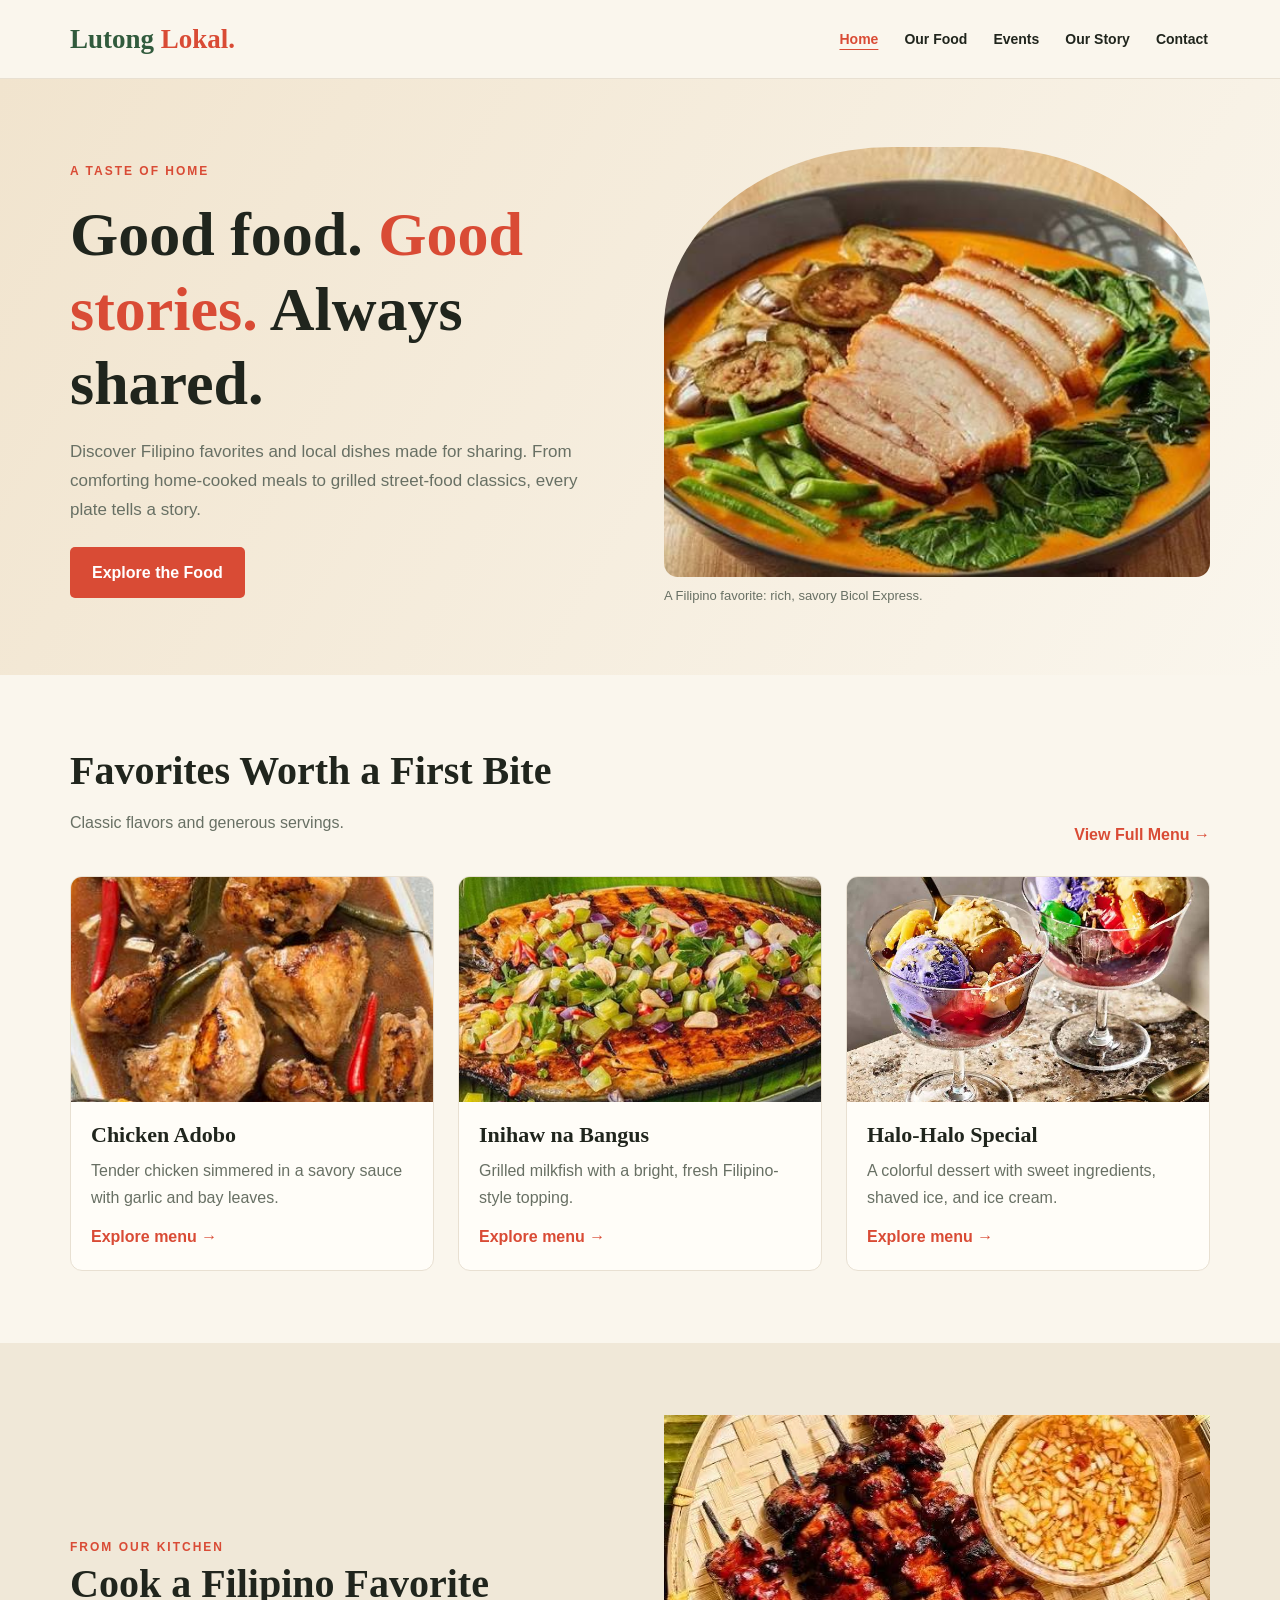
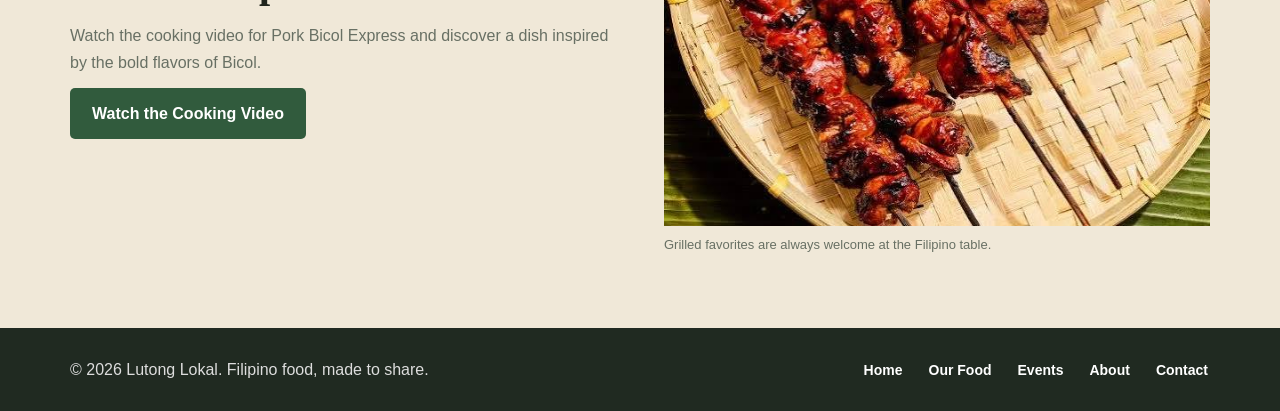
<file: index.html>
<!DOCTYPE html>
<html lang="en">
<head>
  <meta charset="UTF-8">
  <meta name="viewport" content="width=device-width, initial-scale=1.0">
  <meta name="description" content="Lutong Lokal celebrates Filipino food, local flavors, and shared meals.">
  <title>Home | Lutong Lokal</title>
  <link rel="stylesheet" href="style.css">
</head>
<body>
<header><div class="wrap header-inner">
<a class="brand" href="index.html">Lutong <span>Lokal.</span></a>
<nav aria-label="Main navigation"><ul><li><a href="index.html" aria-current="page">Home</a></li><li><a href="menu.html">Our Food</a></li><li><a href="events.html">Events</a></li><li><a href="about.html">Our Story</a></li><li><a href="contact.html">Contact</a></li></ul></nav>
</div></header>
<main>

<section class="hero">
  <div class="wrap hero-grid">
    <div>
      <span class="eyebrow">A Taste of Home</span>
      <h1>Good food. <span style="color:var(--tomato)">Good stories.</span> Always shared.</h1>
      <p>Discover Filipino favorites and local dishes made for sharing. From comforting home-cooked meals to grilled street-food classics, every plate tells a story.</p>
      <a class="btn" href="menu.html">Explore the Food</a>
    </div>
    <figure>
      <img src="images/bicol-express.png" alt="Pork Bicol Express served with vegetables in a rich orange coconut sauce">
      <figcaption>A Filipino favorite: rich, savory Bicol Express.</figcaption>
    </figure>
  </div>
</section>
<section class="section">
  <div class="wrap">
    <div class="section-heading"><div><h2>Favorites Worth a First Bite</h2><p>Classic flavors and generous servings.</p></div><a href="menu.html">View Full Menu →</a></div>
    <div class="cards">
      <article class="card"><img src="images/chicken-adobo.png" alt="Chicken pieces simmered in a brown adobo sauce with bay leaves and chilies"><div class="card-body"><h3>Chicken Adobo</h3><p>Tender chicken simmered in a savory sauce with garlic and bay leaves.</p><a href="menu.html" class="price">Explore menu →</a></div></article>
      <article class="card"><img src="images/inihaw-bangus.png" alt="Grilled milkfish topped with chopped tomatoes, onions, and green vegetables"><div class="card-body"><h3>Inihaw na Bangus</h3><p>Grilled milkfish with a bright, fresh Filipino-style topping.</p><a href="menu.html" class="price">Explore menu →</a></div></article>
      <article class="card"><img src="images/halo-halo.png" alt="Two glasses of halo-halo topped with ube and vanilla ice cream"><div class="card-body"><h3>Halo-Halo Special</h3><p>A colorful dessert with sweet ingredients, shaved ice, and ice cream.</p><a href="menu.html" class="price">Explore menu →</a></div></article>
    </div>
  </div>
</section>
<section class="section band">
  <div class="wrap split">
    <div><span class="eyebrow">From Our Kitchen</span><h2>Cook a Filipino Favorite</h2><p>Watch the cooking video for Pork Bicol Express and discover a dish inspired by the bold flavors of Bicol.</p><a class="btn btn-dark" href="events.html#cooking-video">Watch the Cooking Video</a></div>
    <figure><img src="images/pork-barbecue.png" alt="Grilled Filipino pork barbecue skewers served with a dipping sauce"><figcaption>Grilled favorites are always welcome at the Filipino table.</figcaption></figure>
  </div>
</section>

</main>
<footer><div class="wrap footer-inner">
<p>© 2026 Lutong Lokal. Filipino food, made to share.</p>
<ul class="footer-links"><li><a href="index.html">Home</a></li><li><a href="menu.html">Our Food</a></li><li><a href="events.html">Events</a></li><li><a href="about.html">About</a></li><li><a href="contact.html">Contact</a></li></ul>
</div></footer>
</body>
</html>
</file>
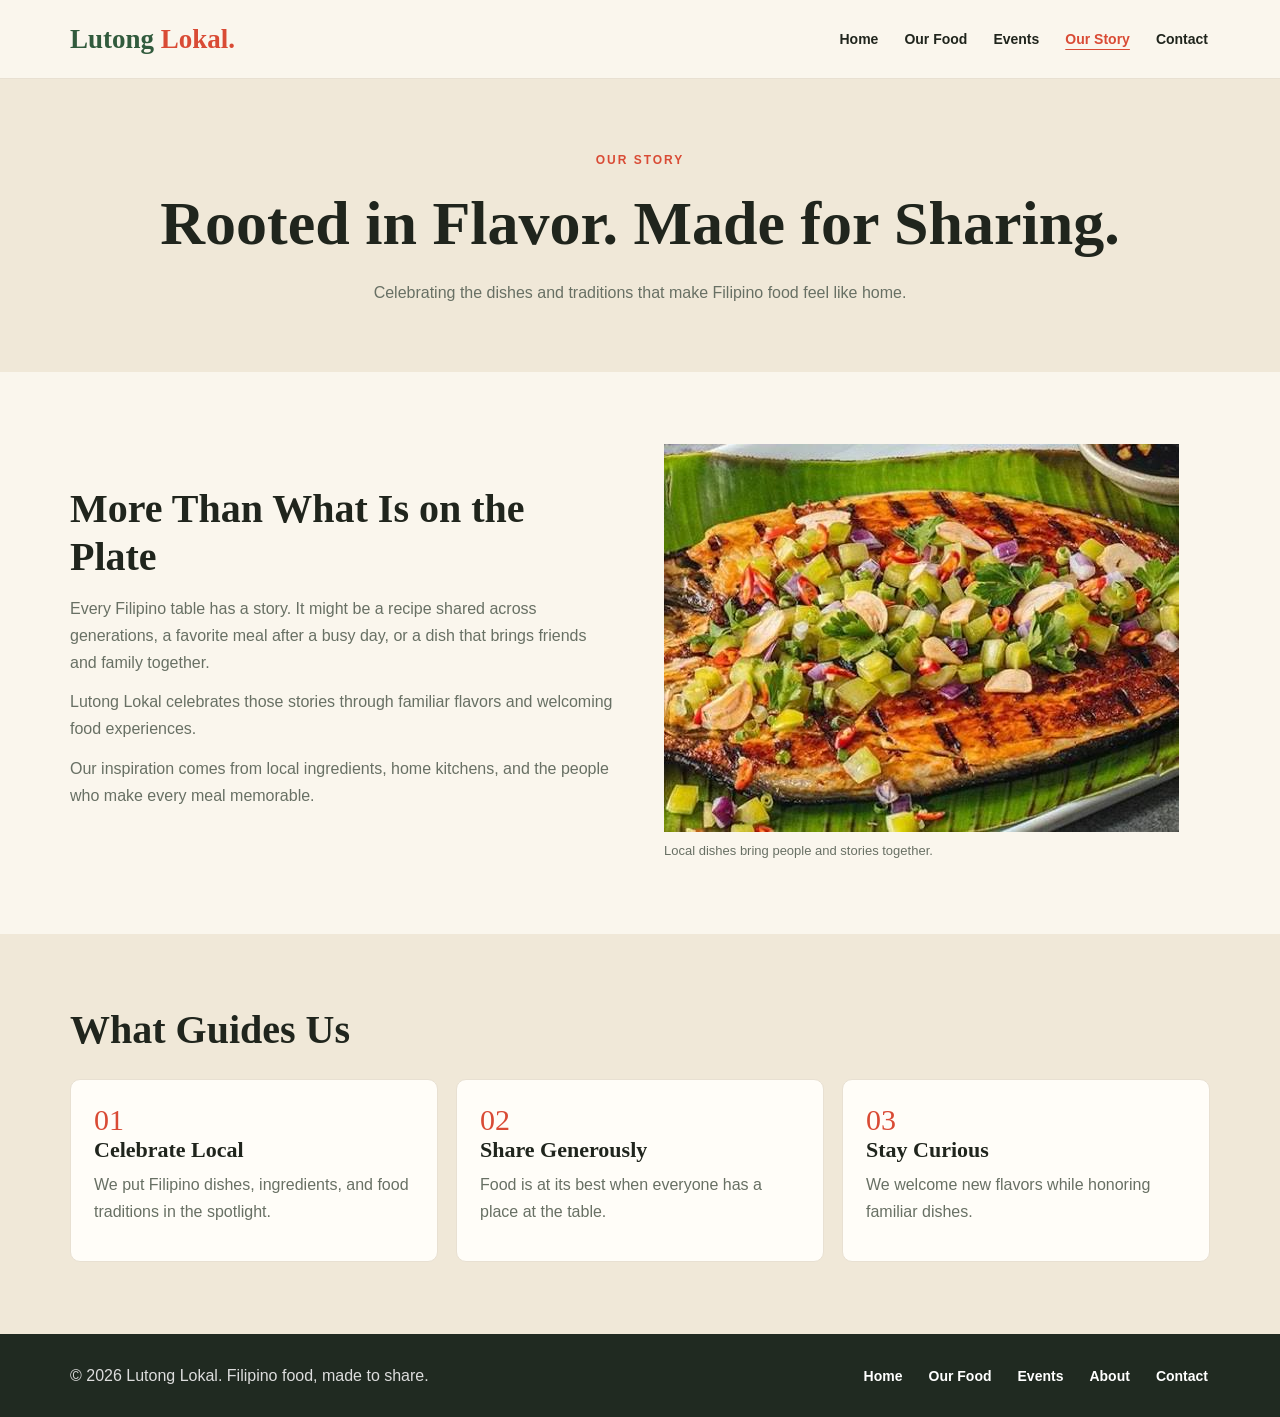
<file: about.html>
<!DOCTYPE html>
<html lang="en">
<head>
  <meta charset="UTF-8">
  <meta name="viewport" content="width=device-width, initial-scale=1.0">
  <meta name="description" content="Lutong Lokal celebrates Filipino food, local flavors, and shared meals.">
  <title>Our Story | Lutong Lokal</title>
  <link rel="stylesheet" href="style.css">
</head>
<body>
<header><div class="wrap header-inner">
<a class="brand" href="index.html">Lutong <span>Lokal.</span></a>
<nav aria-label="Main navigation"><ul><li><a href="index.html">Home</a></li><li><a href="menu.html">Our Food</a></li><li><a href="events.html">Events</a></li><li><a href="about.html" aria-current="page">Our Story</a></li><li><a href="contact.html">Contact</a></li></ul></nav>
</div></header>
<main>

<section class="page-title"><div class="wrap"><span class="eyebrow">Our Story</span><h1>Rooted in Flavor. Made for Sharing.</h1><p>Celebrating the dishes and traditions that make Filipino food feel like home.</p></div></section>
<section class="section"><div class="wrap split">
<div><h2>More Than What Is on the Plate</h2><p>Every Filipino table has a story. It might be a recipe shared across generations, a favorite meal after a busy day, or a dish that brings friends and family together.</p><p>Lutong Lokal celebrates those stories through familiar flavors and welcoming food experiences.</p><p>Our inspiration comes from local ingredients, home kitchens, and the people who make every meal memorable.</p></div>
<figure><img src="images/inihaw-bangus.png" alt="Filipino grilled milkfish on a banana leaf with fresh chopped vegetables"><figcaption>Local dishes bring people and stories together.</figcaption></figure>
</div></section>
<section class="section band"><div class="wrap"><h2>What Guides Us</h2><div class="values">
<article class="value"><div class="number">01</div><h3>Celebrate Local</h3><p>We put Filipino dishes, ingredients, and food traditions in the spotlight.</p></article>
<article class="value"><div class="number">02</div><h3>Share Generously</h3><p>Food is at its best when everyone has a place at the table.</p></article>
<article class="value"><div class="number">03</div><h3>Stay Curious</h3><p>We welcome new flavors while honoring familiar dishes.</p></article>
</div></div></section>

</main>
<footer><div class="wrap footer-inner">
<p>© 2026 Lutong Lokal. Filipino food, made to share.</p>
<ul class="footer-links"><li><a href="index.html">Home</a></li><li><a href="menu.html">Our Food</a></li><li><a href="events.html">Events</a></li><li><a href="about.html">About</a></li><li><a href="contact.html">Contact</a></li></ul>
</div></footer>
</body>
</html>
</file>
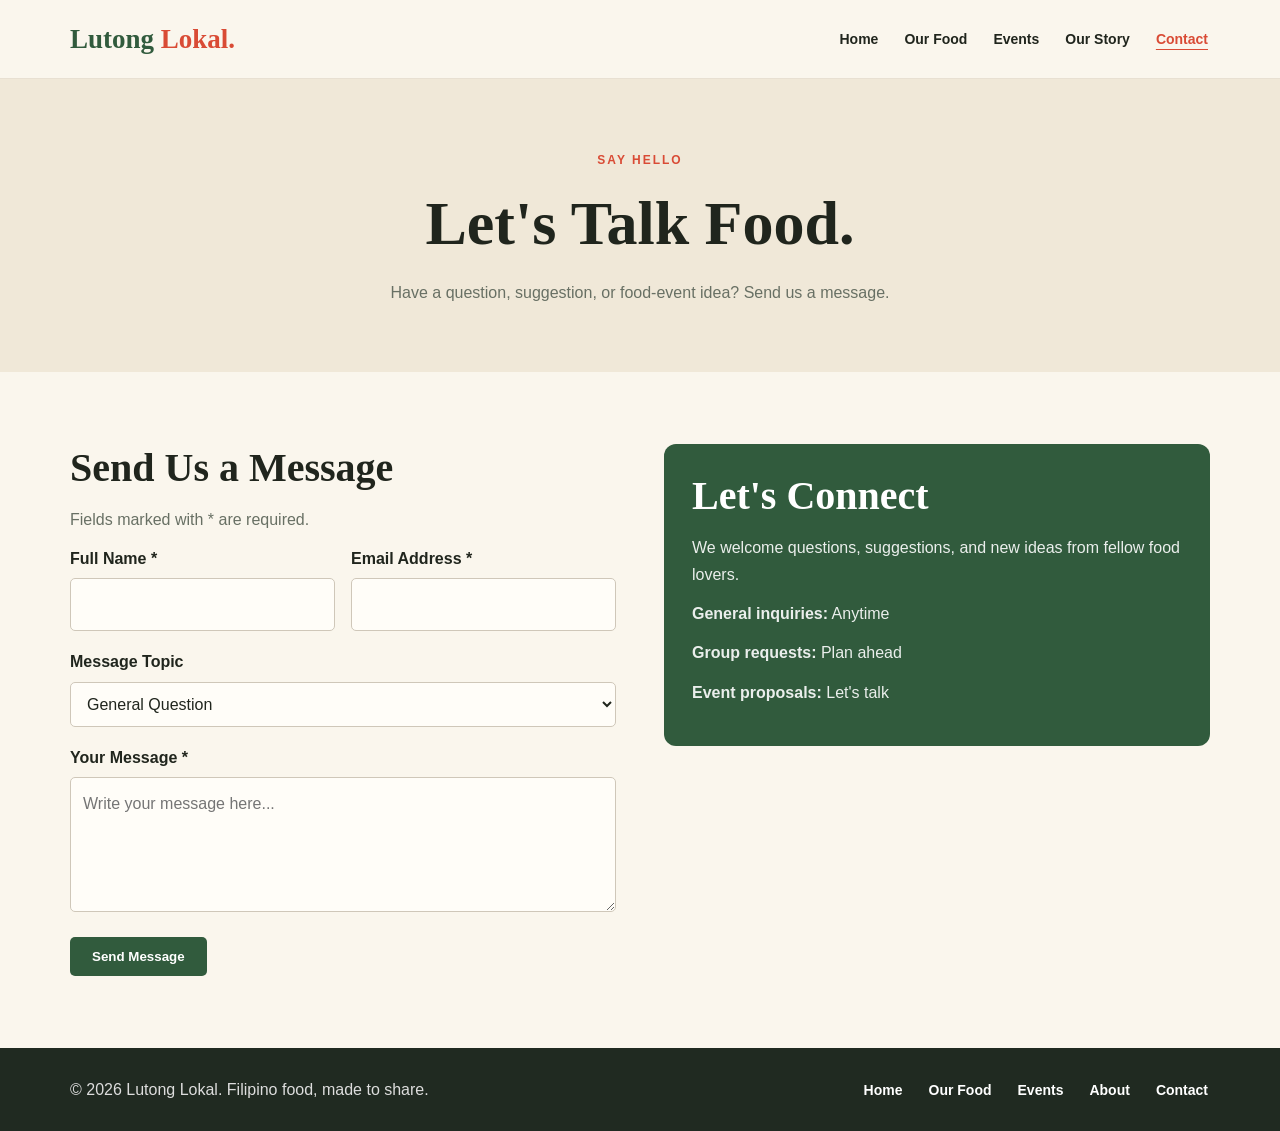
<file: contact.html>
<!DOCTYPE html>
<html lang="en">
<head>
  <meta charset="UTF-8">
  <meta name="viewport" content="width=device-width, initial-scale=1.0">
  <meta name="description" content="Lutong Lokal celebrates Filipino food, local flavors, and shared meals.">
  <title>Contact | Lutong Lokal</title>
  <link rel="stylesheet" href="style.css">
</head>
<body>
<header><div class="wrap header-inner">
<a class="brand" href="index.html">Lutong <span>Lokal.</span></a>
<nav aria-label="Main navigation"><ul><li><a href="index.html">Home</a></li><li><a href="menu.html">Our Food</a></li><li><a href="events.html">Events</a></li><li><a href="about.html">Our Story</a></li><li><a href="contact.html" aria-current="page">Contact</a></li></ul></nav>
</div></header>
<main>

<section class="page-title"><div class="wrap"><span class="eyebrow">Say Hello</span><h1>Let's Talk Food.</h1><p>Have a question, suggestion, or food-event idea? Send us a message.</p></div></section>
<section class="section"><div class="wrap contact-layout">
<article><h2>Send Us a Message</h2><p>Fields marked with * are required.</p>
<form action="https://formsubmit.co/gianpaulomanlapaz6@gmail.com" method="POST">
<input type="hidden" name="_subject" value="New Lutong Lokal Message">
<input type="hidden" name="_template" value="table">
<div class="form-row">
<div class="field"><label for="name">Full Name *</label><input type="text" id="name" name="name" autocomplete="name" required></div>
<div class="field"><label for="email">Email Address *</label><input type="email" id="email" name="email" autocomplete="email" required></div>
</div>
<div class="field"><label for="topic">Message Topic</label><select id="topic" name="topic"><option value="general">General Question</option><option value="group-order">Group Meal Inquiry</option><option value="food-event">Food Event Idea</option><option value="dietary">Dietary Needs</option><option value="feedback">Feedback</option></select></div>
<div class="field"><label for="message">Your Message *</label><textarea id="message" name="message" required placeholder="Write your message here..."></textarea></div>
<button class="btn btn-dark" type="submit">Send Message</button>
</form></article>
<aside class="contact-aside"><h2>Let's Connect</h2><p>We welcome questions, suggestions, and new ideas from fellow food lovers.</p><p><strong>General inquiries:</strong> Anytime</p><p><strong>Group requests:</strong> Plan ahead</p><p><strong>Event proposals:</strong> Let's talk</p></aside>
</div></section>

</main>
<footer><div class="wrap footer-inner">
<p>© 2026 Lutong Lokal. Filipino food, made to share.</p>
<ul class="footer-links"><li><a href="index.html">Home</a></li><li><a href="menu.html">Our Food</a></li><li><a href="events.html">Events</a></li><li><a href="about.html">About</a></li><li><a href="contact.html">Contact</a></li></ul>
</div></footer>
</body>
</html>
</file>
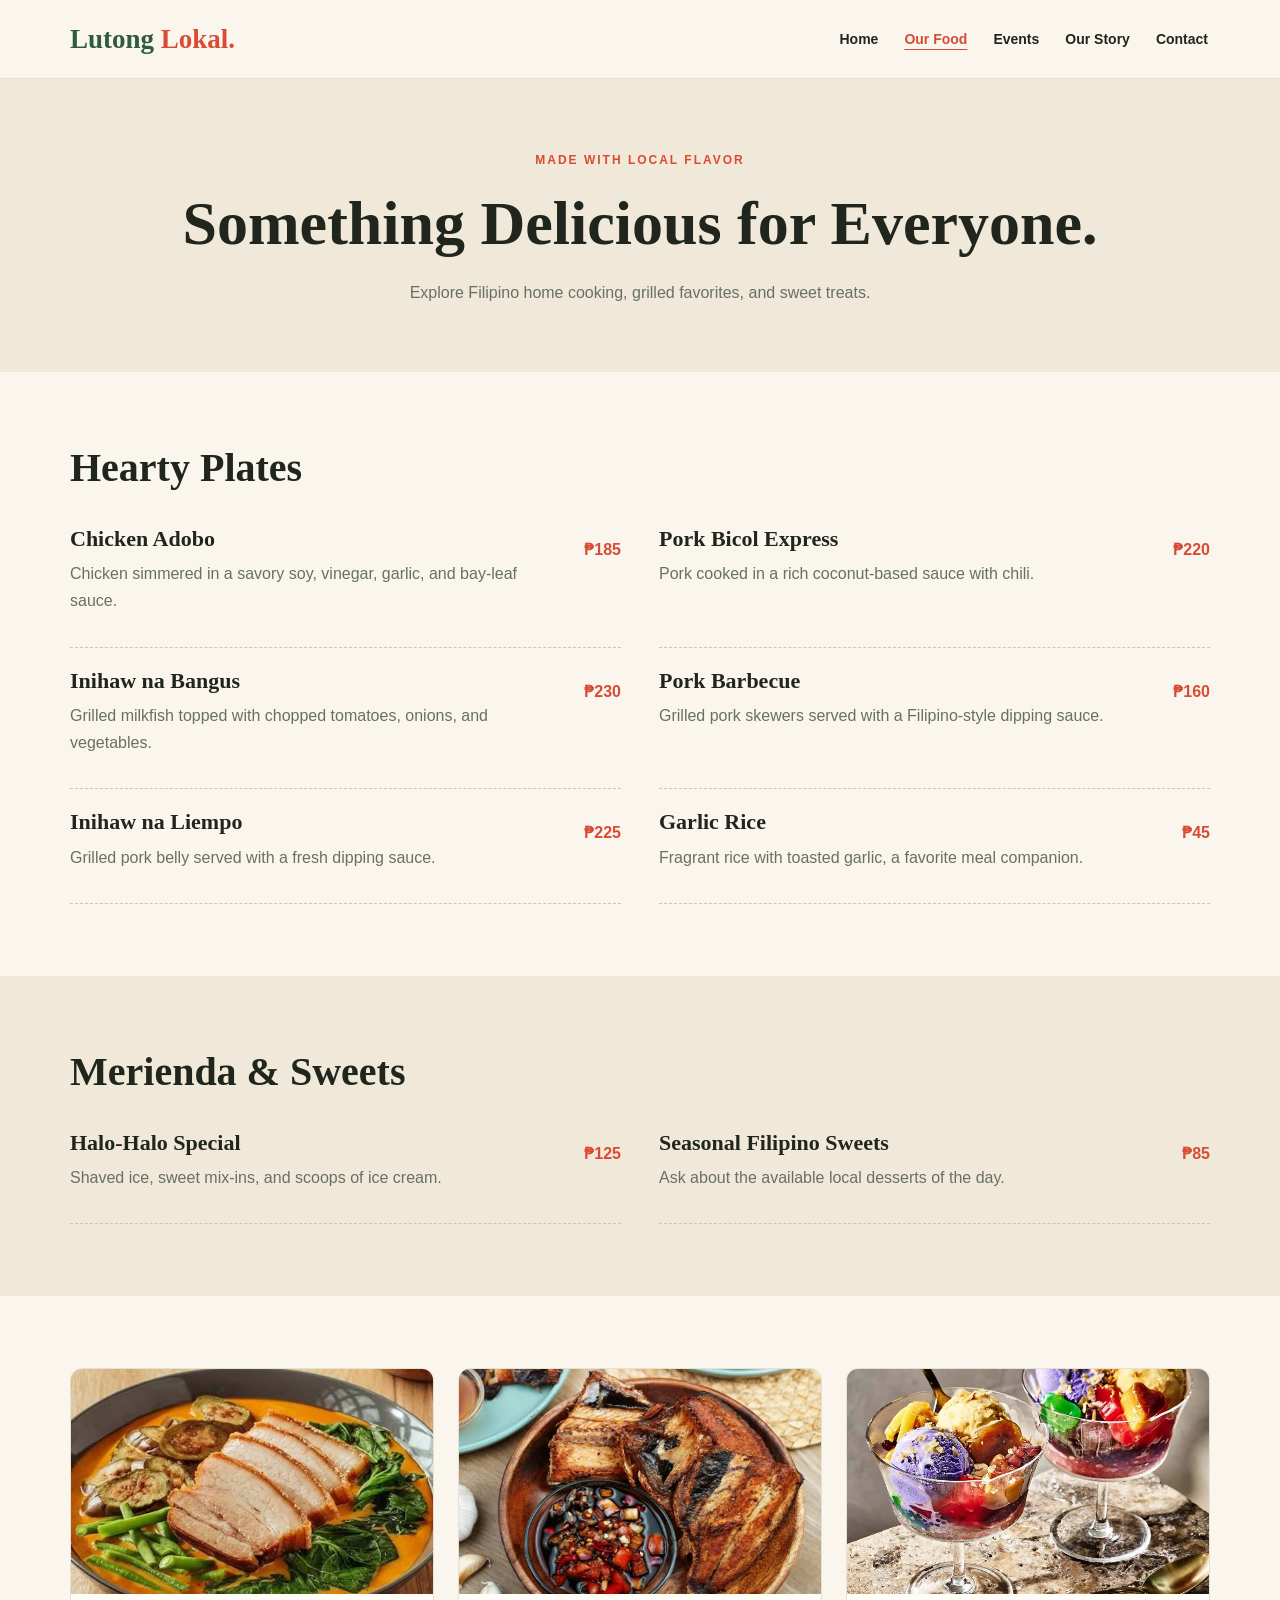
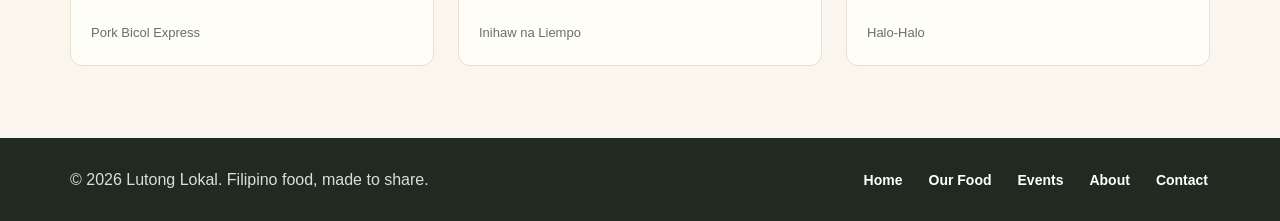
<file: menu.html>
<!DOCTYPE html>
<html lang="en">
<head>
  <meta charset="UTF-8">
  <meta name="viewport" content="width=device-width, initial-scale=1.0">
  <meta name="description" content="Lutong Lokal celebrates Filipino food, local flavors, and shared meals.">
  <title>Our Food | Lutong Lokal</title>
  <link rel="stylesheet" href="style.css">
</head>
<body>
<header><div class="wrap header-inner">
<a class="brand" href="index.html">Lutong <span>Lokal.</span></a>
<nav aria-label="Main navigation"><ul><li><a href="index.html">Home</a></li><li><a href="menu.html" aria-current="page">Our Food</a></li><li><a href="events.html">Events</a></li><li><a href="about.html">Our Story</a></li><li><a href="contact.html">Contact</a></li></ul></nav>
</div></header>
<main>

<section class="page-title"><div class="wrap"><span class="eyebrow">Made With Local Flavor</span><h1>Something Delicious for Everyone.</h1><p>Explore Filipino home cooking, grilled favorites, and sweet treats.</p></div></section>
<section class="section"><div class="wrap">
<h2>Hearty Plates</h2>
<div class="menu-grid">
<article class="menu-item"><div><h3>Chicken Adobo</h3><p>Chicken simmered in a savory soy, vinegar, garlic, and bay-leaf sauce.</p></div><span class="price">₱185</span></article>
<article class="menu-item"><div><h3>Pork Bicol Express</h3><p>Pork cooked in a rich coconut-based sauce with chili.</p></div><span class="price">₱220</span></article>
<article class="menu-item"><div><h3>Inihaw na Bangus</h3><p>Grilled milkfish topped with chopped tomatoes, onions, and vegetables.</p></div><span class="price">₱230</span></article>
<article class="menu-item"><div><h3>Pork Barbecue</h3><p>Grilled pork skewers served with a Filipino-style dipping sauce.</p></div><span class="price">₱160</span></article>
<article class="menu-item"><div><h3>Inihaw na Liempo</h3><p>Grilled pork belly served with a fresh dipping sauce.</p></div><span class="price">₱225</span></article>
<article class="menu-item"><div><h3>Garlic Rice</h3><p>Fragrant rice with toasted garlic, a favorite meal companion.</p></div><span class="price">₱45</span></article>
</div></div></section>
<section class="section band"><div class="wrap"><h2>Merienda &amp; Sweets</h2>
<div class="menu-grid">
<article class="menu-item"><div><h3>Halo-Halo Special</h3><p>Shaved ice, sweet mix-ins, and scoops of ice cream.</p></div><span class="price">₱125</span></article>
<article class="menu-item"><div><h3>Seasonal Filipino Sweets</h3><p>Ask about the available local desserts of the day.</p></div><span class="price">₱85</span></article>
</div></div></section>
<section class="section"><div class="wrap cards">
<figure class="card"><img src="images/bicol-express.png" alt="Pork Bicol Express in a creamy orange sauce"><figcaption class="card-body">Pork Bicol Express</figcaption></figure>
<figure class="card"><img src="images/inihaw-liempo.png" alt="Grilled pork belly served with dipping sauce"><figcaption class="card-body">Inihaw na Liempo</figcaption></figure>
<figure class="card"><img src="images/halo-halo.png" alt="Halo-halo dessert with purple and vanilla ice cream"><figcaption class="card-body">Halo-Halo</figcaption></figure>
</div></section>

</main>
<footer><div class="wrap footer-inner">
<p>© 2026 Lutong Lokal. Filipino food, made to share.</p>
<ul class="footer-links"><li><a href="index.html">Home</a></li><li><a href="menu.html">Our Food</a></li><li><a href="events.html">Events</a></li><li><a href="about.html">About</a></li><li><a href="contact.html">Contact</a></li></ul>
</div></footer>
</body>
</html>
</file>
<file: style.css>
:root {
  --ink: #20251d;
  --muted: #687064;
  --cream: #faf6ed;
  --paper: #fffdf8;
  --tomato: #d94b35;
  --leaf: #315b3d;
  --line: #e8e0d2;
  --gold: #d6a64f;
  --heading: Georgia, "Times New Roman", serif;
  --body: Arial, Helvetica, sans-serif;
}
* { box-sizing: border-box; margin: 0; padding: 0; }
html { scroll-behavior: smooth; scroll-padding-top: 95px; }
body { background: var(--cream); color: var(--ink); font-family: var(--body); line-height: 1.7; }
img, video { display: block; max-width: 100%; }
a { color: inherit; text-decoration: none; }
.wrap { width: min(1140px, 90%); margin: auto; }
header { position: sticky; top: 0; z-index: 10; background: var(--cream); border-bottom: 1px solid var(--line); }
.header-inner { min-height: 78px; display: flex; align-items: center; justify-content: space-between; gap: 24px; }
.brand { font: 800 27px var(--heading); color: var(--leaf); white-space: nowrap; }
.brand span { color: var(--tomato); }
nav ul, .footer-links { display: flex; flex-wrap: wrap; gap: 10px 22px; list-style: none; }
nav a, .footer-links a { font-size: 14px; font-weight: 700; padding: 8px 2px; }
nav a:hover, nav a:focus-visible, nav a[aria-current="page"] { color: var(--tomato); text-decoration: underline; text-underline-offset: 5px; }
a:focus-visible, button:focus-visible, input:focus-visible, select:focus-visible, textarea:focus-visible, video:focus-visible { outline: 3px solid var(--gold); outline-offset: 3px; }
main { min-height: 65vh; }
section { scroll-margin-top: 95px; }
.section { padding: 72px 0; }
.eyebrow { color: var(--tomato); font-size: 12px; font-weight: 800; letter-spacing: 2px; text-transform: uppercase; }
h1, h2, h3 { font-family: var(--heading); line-height: 1.2; }
h1 { font-size: clamp(38px, 5vw, 62px); margin: 14px 0 18px; }
h2 { font-size: clamp(29px, 4vw, 40px); margin-bottom: 14px; }
h3 { font-size: 22px; margin-bottom: 8px; }
p { color: var(--muted); margin-bottom: 12px; }
.btn { display: inline-block; border: 0; border-radius: 5px; background: var(--tomato); color: white; padding: 12px 22px; font-weight: 700; cursor: pointer; transition: .2s; }
.btn:hover, .btn:focus-visible { background: #b93625; transform: translateY(-2px); }
.btn-dark { background: var(--leaf); }
.hero { padding: 68px 0; background: linear-gradient(120deg, #f1e4ce, var(--cream)); }
.hero-grid, .split, .contact-layout { display: grid; grid-template-columns: 1fr 1fr; align-items: center; gap: 48px; }
.hero p { font-size: 17px; max-width: 560px; margin-bottom: 22px; }
.hero figure img { width: 100%; height: 430px; object-fit: cover; border-radius: 42% 42% 14px 14px; }
figcaption { color: var(--muted); font-size: 13px; margin-top: 8px; }
.page-title { text-align: center; padding: 66px 0; background: #f0e8d8; }
.page-title p { max-width: 700px; margin: 0 auto; }
.section-heading { display: flex; justify-content: space-between; align-items: end; gap: 20px; margin-bottom: 28px; }
.section-heading a { color: var(--tomato); font-weight: 700; }
.cards { display: grid; grid-template-columns: repeat(3, 1fr); gap: 24px; }
.card { overflow: hidden; background: var(--paper); border: 1px solid var(--line); border-radius: 12px; transition: .2s; }
.card:hover { transform: translateY(-4px); box-shadow: 0 12px 28px #00000012; }
.card img { width: 100%; height: 225px; object-fit: cover; }
.card-body { padding: 20px; }
.price { color: var(--tomato); font-weight: 800; margin-top: 10px; }
.band { background: #f0e8d8; }
.menu-grid { display: grid; grid-template-columns: repeat(2, 1fr); gap: 0 38px; }
.menu-item { display: flex; justify-content: space-between; gap: 20px; padding: 20px 0; border-bottom: 1px dashed #cfc4b2; }
.menu-item .price { white-space: nowrap; }
.event-list { max-width: 850px; margin: 25px auto 0; }
.event { display: grid; grid-template-columns: 82px 1fr; gap: 22px; padding: 22px 0; border-bottom: 1px solid var(--line); }
.event time { background: var(--leaf); color: white; border-radius: 8px; display: grid; place-content: center; text-align: center; min-height: 82px; }
.event time b { font: 30px var(--heading); }
.values { display: grid; grid-template-columns: repeat(3, 1fr); gap: 18px; margin-top: 25px; }
.value { background: var(--paper); padding: 23px; border-radius: 10px; border: 1px solid var(--line); }
.value .number { color: var(--tomato); font: 30px var(--heading); }
.video-panel { max-width: 900px; margin: 28px auto 0; }
.video-panel video { width: 100%; border-radius: 12px; background: #171717; }
.form-row { display: grid; grid-template-columns: 1fr 1fr; gap: 16px; }
.field { margin-bottom: 17px; }
.field label { display: block; font-weight: 700; margin-bottom: 6px; }
.field input, .field select, .field textarea { width: 100%; padding: 12px; border: 1px solid #cfc7b9; border-radius: 5px; background: var(--paper); color: var(--ink); font: inherit; }
.field textarea { min-height: 135px; resize: vertical; }
.contact-aside { align-self: start; background: var(--leaf); color: white; padding: 28px; border-radius: 12px; }
.contact-aside h2, .contact-aside p { color: white; }
.contact-aside p { opacity: .9; }
footer { background: #202a21; color: white; padding: 28px 0; }
.footer-inner { display: flex; justify-content: space-between; align-items: center; gap: 20px; }
.footer-inner p { color: #ddd; margin: 0; }
.footer-links a { color: white; }
@media (max-width: 800px) {
  .header-inner { flex-direction: column; justify-content: center; padding: 14px 0; }
  nav ul { justify-content: center; gap: 6px 15px; }
  .hero-grid, .split, .contact-layout { grid-template-columns: 1fr; }
  .hero figure img { height: 340px; }
  .cards { grid-template-columns: repeat(2, 1fr); }
  .values { grid-template-columns: 1fr; }
  .footer-inner { flex-direction: column; align-items: flex-start; }
}
@media (max-width: 520px) {
  .cards, .menu-grid, .form-row { grid-template-columns: 1fr; }
  .section { padding: 52px 0; }
  .hero { padding: 48px 0; }
  .hero figure img { height: 280px; }
  .event { grid-template-columns: 66px 1fr; gap: 14px; }
  .menu-item { gap: 10px; }
}
</file>
